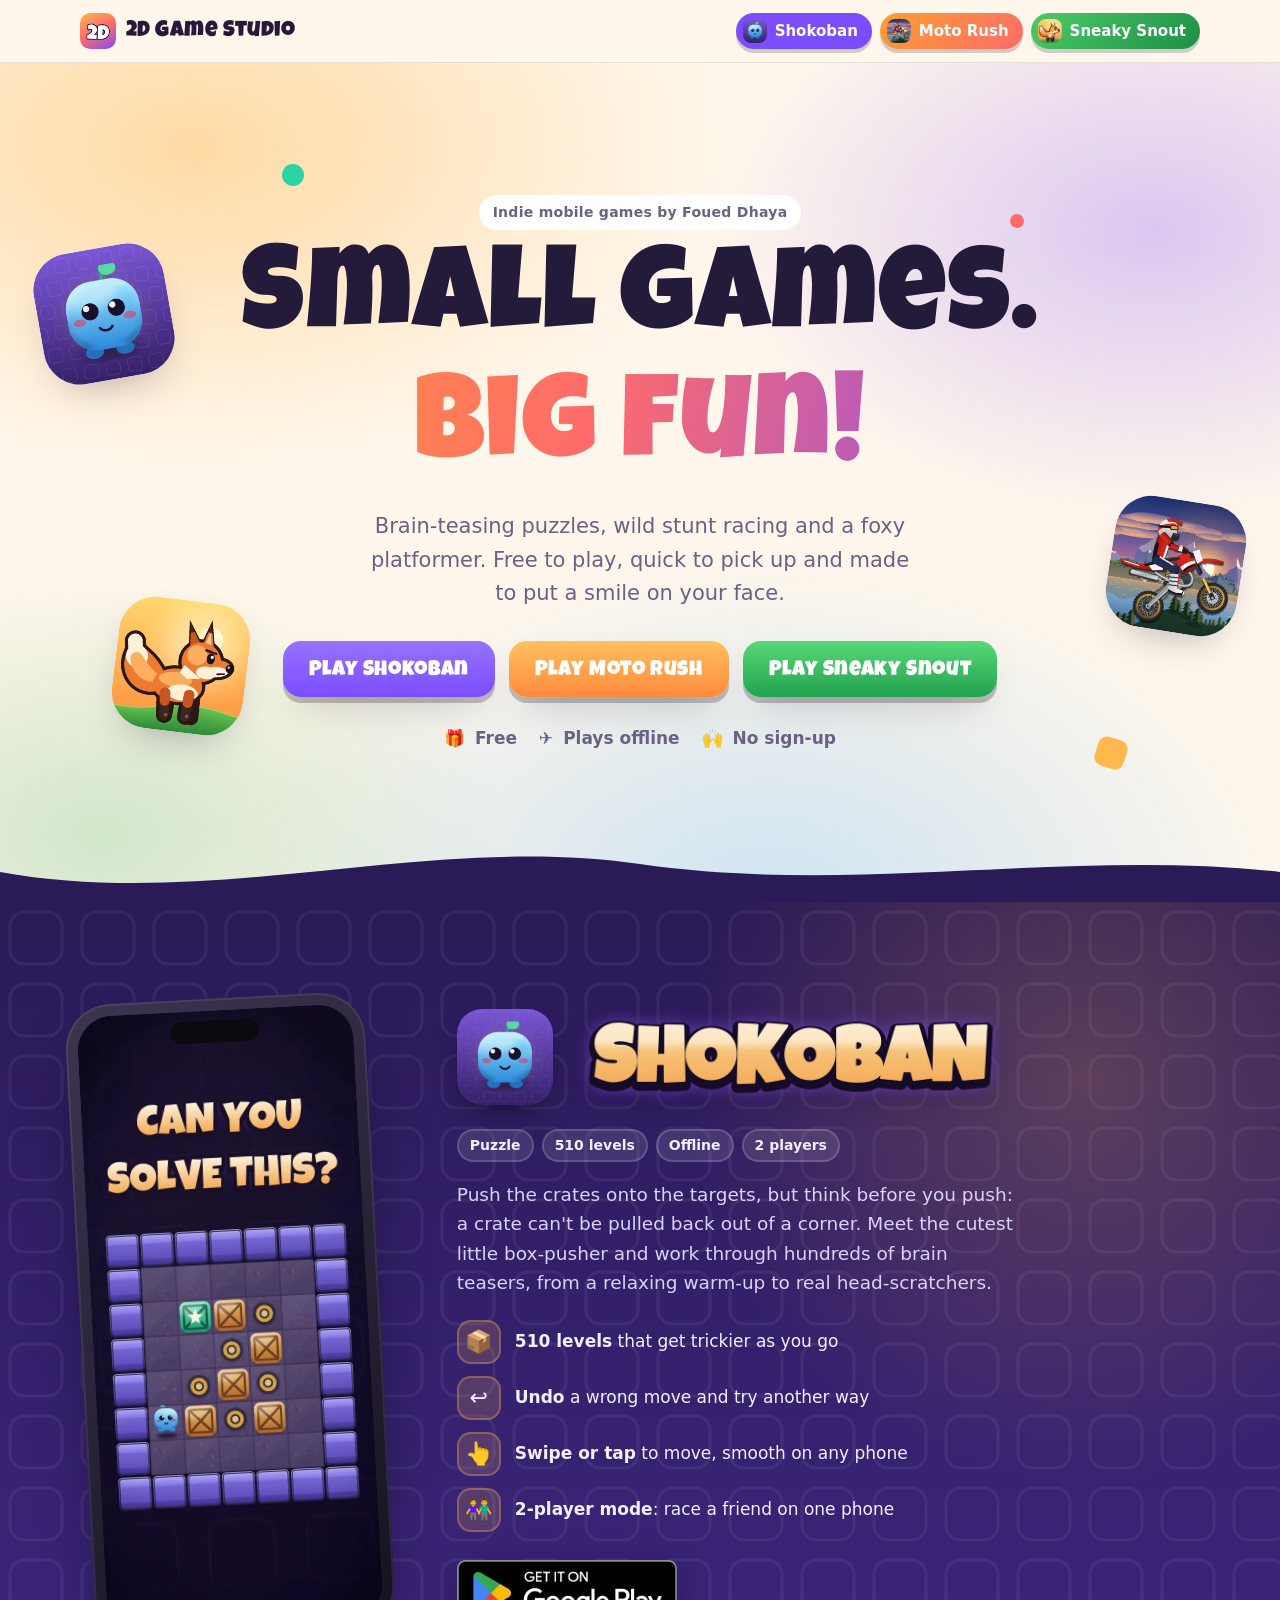
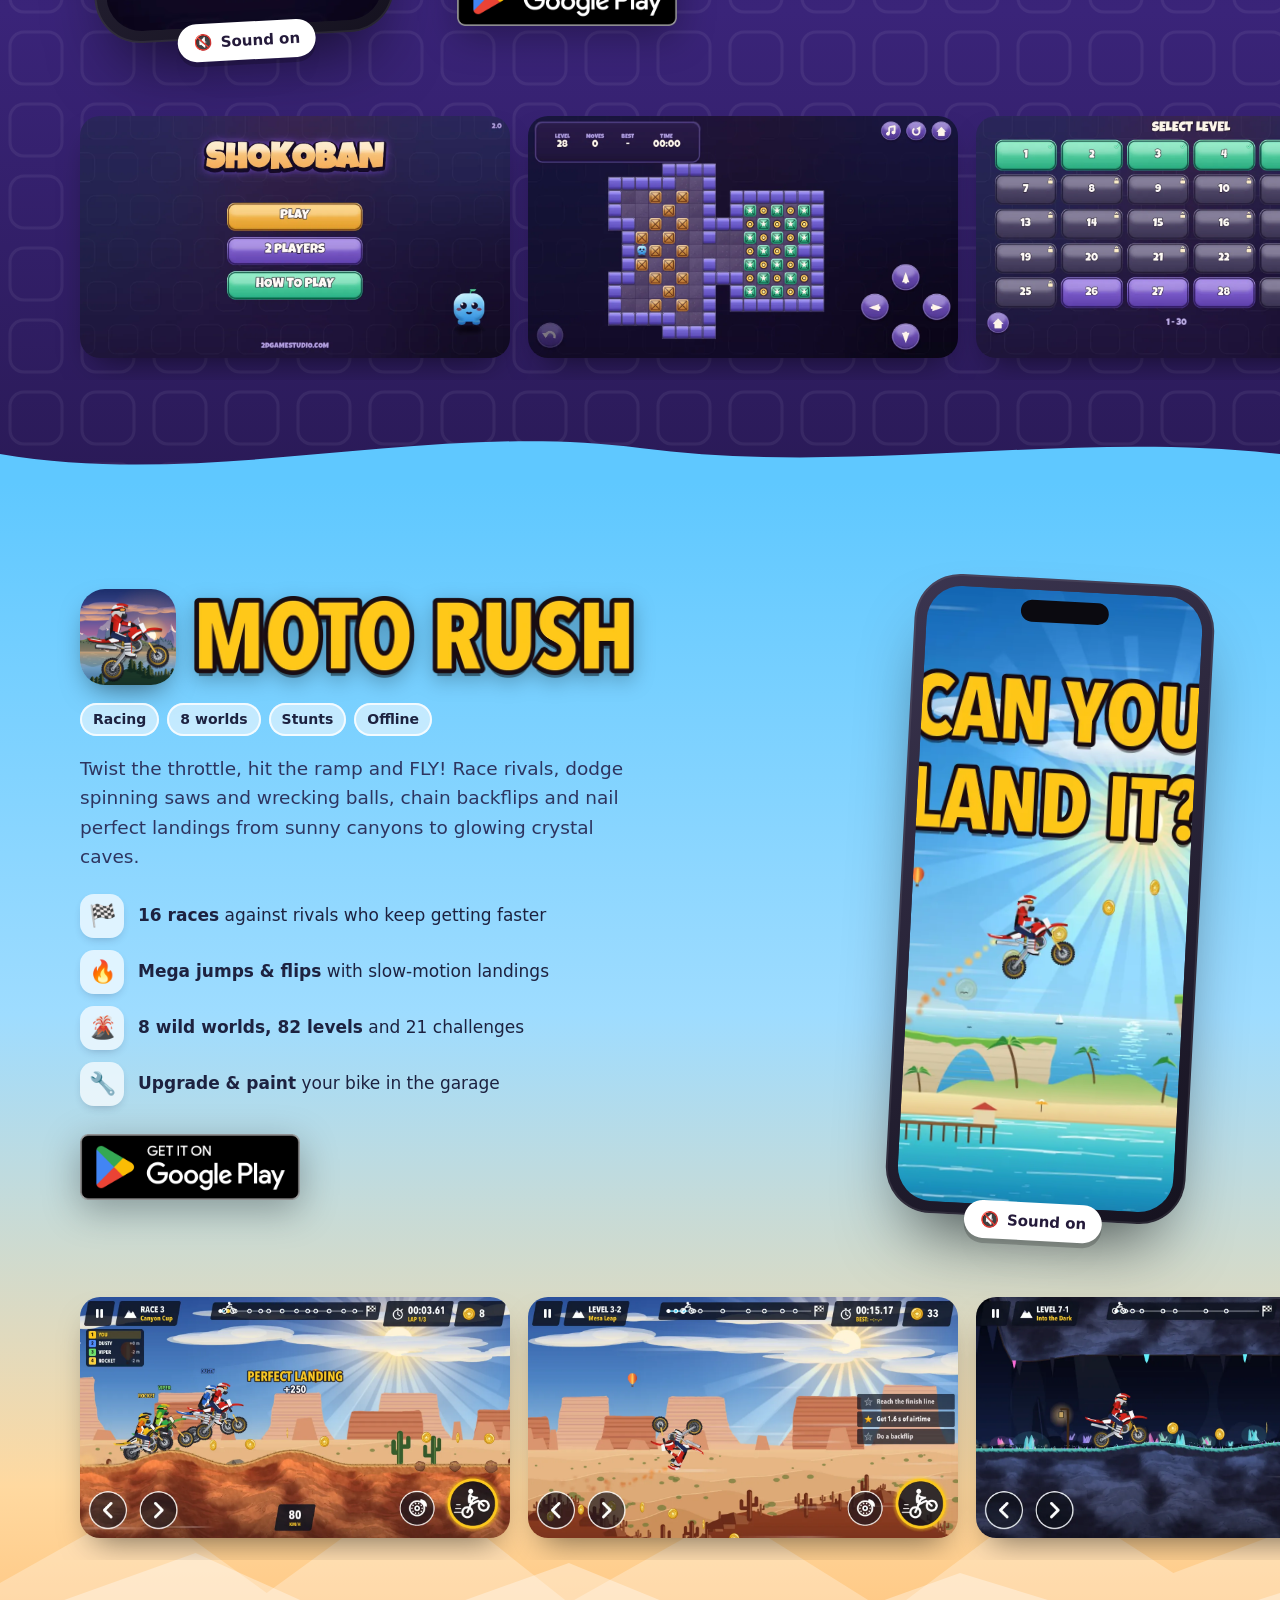
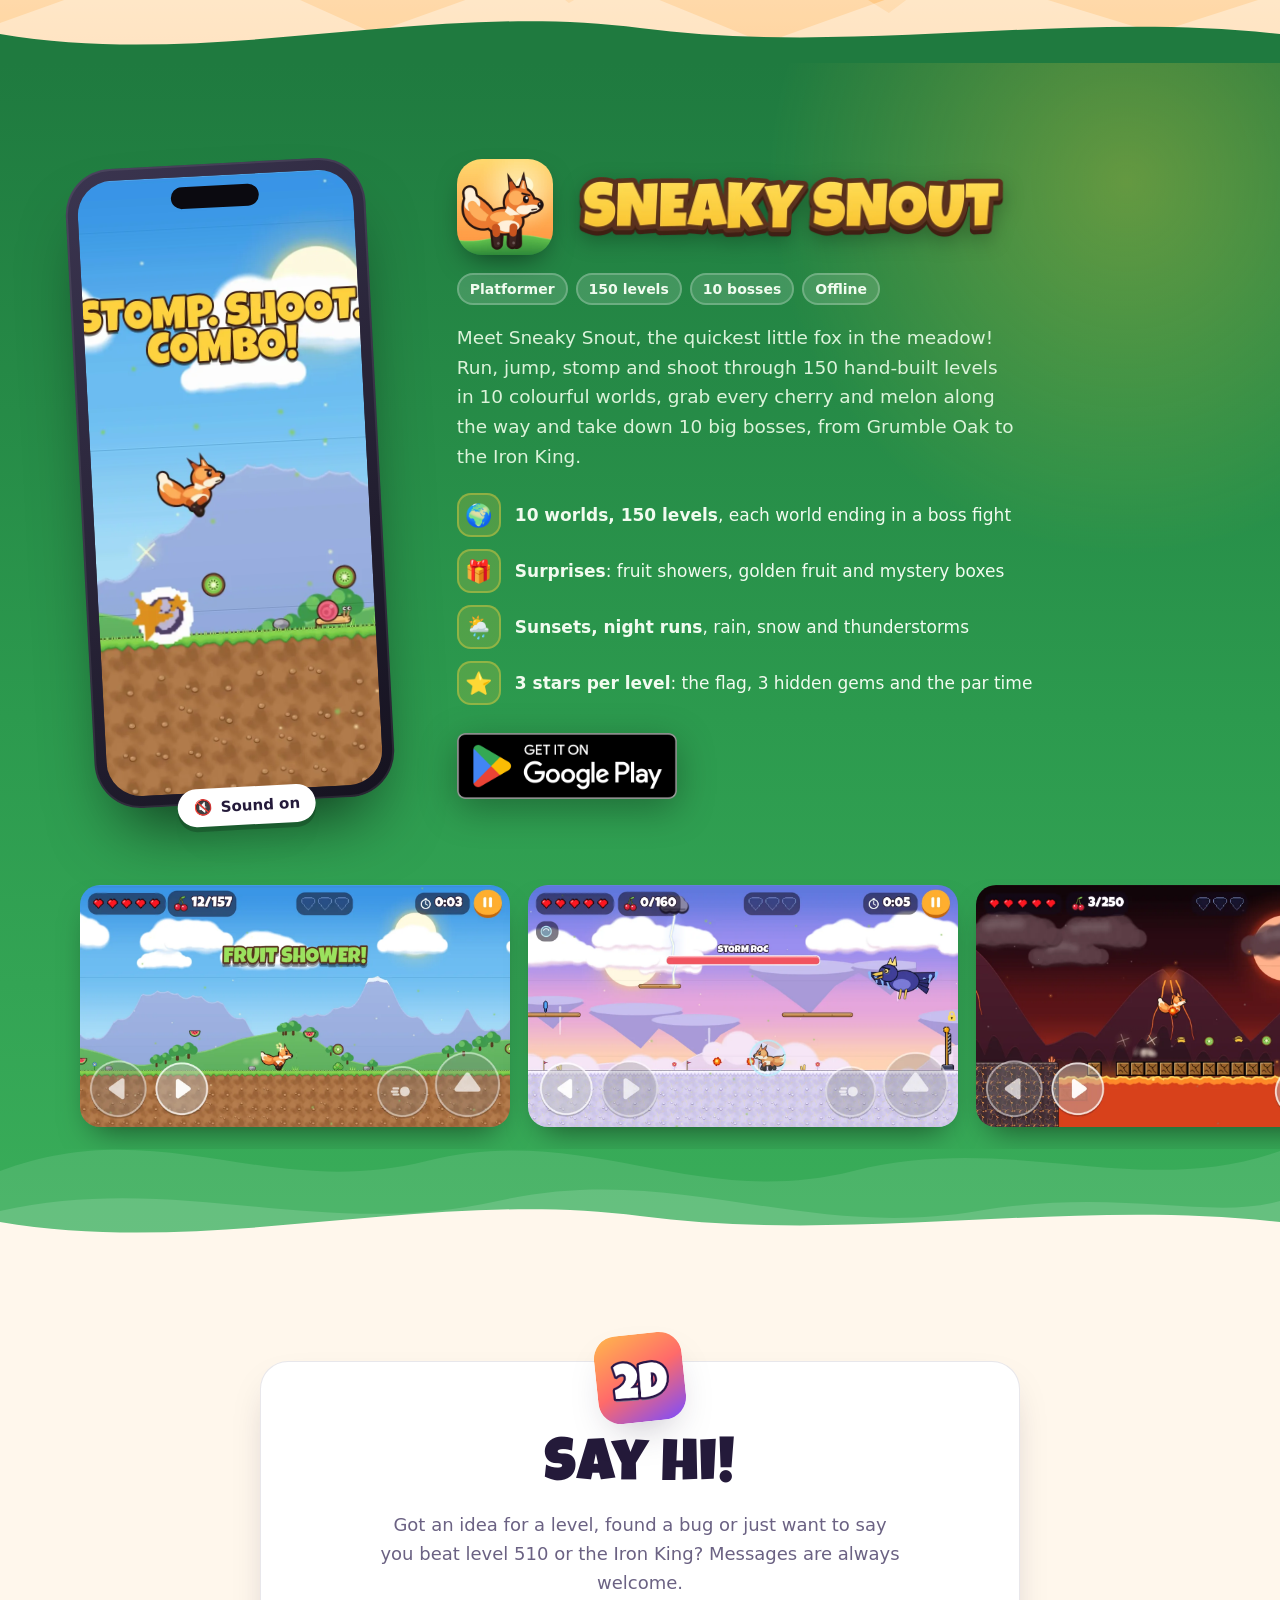
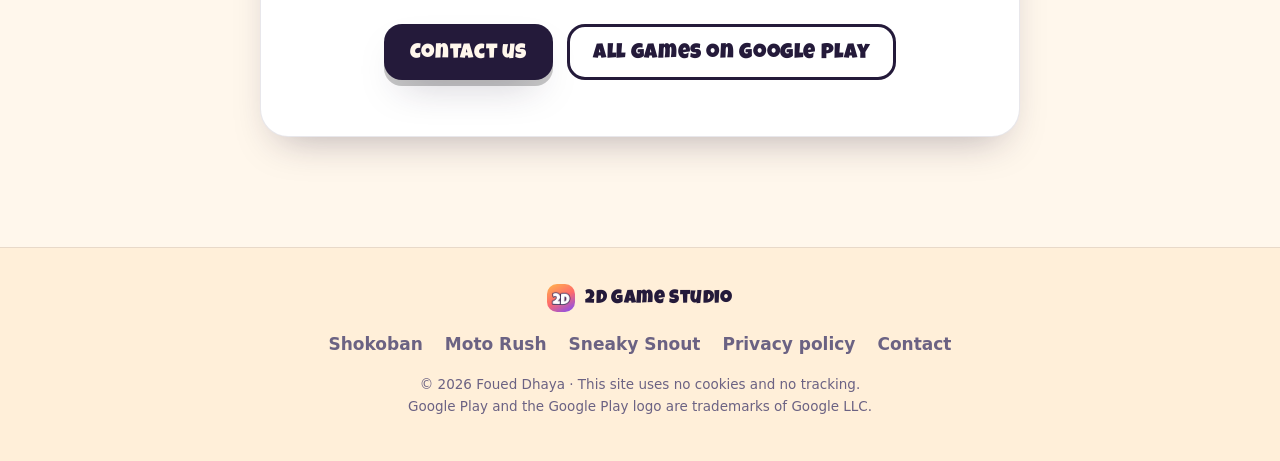
<file: index.html>
<!doctype html>
<html lang="en" class="no-js">
<head>
  <meta charset="utf-8">
  <meta name="viewport" content="width=device-width, initial-scale=1, viewport-fit=cover">
  <title>2D Game Studio · Shokoban, Moto Rush & Sneaky Snout</title>
  <meta name="description" content="Free mobile games by Foued Dhaya: Shokoban, a box-pushing puzzle game with 510 levels; Moto Rush, a stunt bike racing game across 8 wild worlds; and Sneaky Snout, a fox platformer with 150 levels and 10 bosses. Get them on Google Play.">
  <link rel="canonical" href="https://fouedgames.github.io/">
  <meta name="theme-color" content="#FFF7EC" media="(prefers-color-scheme: light)">
  <meta name="theme-color" content="#16111F" media="(prefers-color-scheme: dark)">
  <link rel="icon" type="image/png" href="assets/favicon.png">
  <link rel="apple-touch-icon" href="assets/apple-touch-icon.png">

  <meta property="og:type" content="website">
  <meta property="og:url" content="https://fouedgames.github.io/">
  <meta property="og:title" content="2D Game Studio · Shokoban, Moto Rush & Sneaky Snout">
  <meta property="og:description" content="Free mobile games: brain-teasing puzzles, wild stunt racing and a foxy platformer. Get them on Google Play.">
  <meta property="og:image" content="https://fouedgames.github.io/assets/og.png">
  <meta property="og:image:width" content="1200">
  <meta property="og:image:height" content="630">
  <meta name="twitter:card" content="summary_large_image">

  <link rel="preload" href="assets/fonts/LuckiestGuy-Regular.ttf" as="font" type="font/ttf" crossorigin>
  <link rel="stylesheet" href="styles.css">
  <script src="main.js" defer></script>
</head>
<body>
  <a class="skip" href="#games">Skip to the games</a>

  <header class="nav">
    <div class="nav__inner">
      <a class="brand" href="#top" aria-label="2D Game Studio, back to top">
        <img src="assets/favicon.png" alt="" width="36" height="36">
        <span>2D Game Studio</span>
      </a>
      <nav aria-label="Games">
        <a href="#shokoban" class="pill pill--violet" aria-label="Shokoban"><img src="assets/shokoban/icon.webp" alt="" width="24" height="24"><span>Shokoban</span></a>
        <a href="#motorush" class="pill pill--sun" aria-label="Moto Rush"><img src="assets/motorush/icon.webp" alt="" width="24" height="24"><span>Moto Rush</span></a>
        <a href="#sneakysnout" class="pill pill--leaf" aria-label="Sneaky Snout"><img src="assets/sneakysnout/icon.webp" alt="" width="24" height="24"><span>Sneaky Snout</span></a>
      </nav>
    </div>
  </header>

  <main id="top">
    <!-- ------------------------------------------------------------- hero -->
    <section class="hero">
      <div class="hero__float hero__float--a" aria-hidden="true"><img src="assets/shokoban/icon.webp" alt="" width="132" height="132"></div>
      <div class="hero__float hero__float--b" aria-hidden="true"><img src="assets/motorush/icon.webp" alt="" width="132" height="132"></div>
      <div class="hero__float hero__float--c" aria-hidden="true"><img src="assets/sneakysnout/icon.webp" alt="" width="132" height="132"></div>
      <span class="hero__dot hero__dot--1" aria-hidden="true"></span>
      <span class="hero__dot hero__dot--2" aria-hidden="true"></span>
      <span class="hero__dot hero__dot--3" aria-hidden="true"></span>

      <div class="hero__copy">
        <p class="eyebrow">Indie mobile games by Foued Dhaya</p>
        <h1 class="display">
          <span>Small games.</span>
          <span class="grad">Big fun!</span>
        </h1>
        <p class="lead">Brain-teasing puzzles, wild stunt racing and a foxy platformer. Free to play, quick to pick up and made to put a smile on your face.</p>
        <div class="hero__cta">
          <a class="btn btn--violet" href="#shokoban">Play Shokoban</a>
          <a class="btn btn--sun" href="#motorush">Play Moto Rush</a>
          <a class="btn btn--leaf" href="#sneakysnout">Play Sneaky Snout</a>
        </div>
        <ul class="perks" aria-label="Good to know">
          <li><span aria-hidden="true">🎁</span> Free</li>
          <li><span aria-hidden="true">✈️</span> Plays offline</li>
          <li><span aria-hidden="true">🙌</span> No sign-up</li>
        </ul>
      </div>
      <svg class="hero__wave" viewBox="0 0 1440 90" preserveAspectRatio="none" aria-hidden="true"><path d="M0 50 C 240 100 480 0 720 40 C 960 80 1200 20 1440 50 L1440 90 L0 90 Z"/></svg>
    </section>

    <div id="games"></div>

    <!-- --------------------------------------------------------- shokoban -->
    <section id="shokoban" class="game game--shokoban" aria-labelledby="shokoban-title">
      <div class="game__inner">
        <div class="phone" data-reveal>
          <div class="phone__screen">
            <video src="assets/shokoban/reel.mp4" poster="assets/shokoban/reel-poster.webp" muted loop playsinline preload="metadata" aria-label="Shokoban gameplay video"></video>
          </div>
          <button class="sound" type="button" aria-pressed="false"><span class="sound__icon" aria-hidden="true">🔇</span><span class="sound__label">Sound on</span></button>
        </div>

        <div class="game__copy" data-reveal>
          <div class="game__head">
            <img class="game__icon" src="assets/shokoban/icon.webp" alt="Shokoban app icon" width="96" height="96">
            <h2 id="shokoban-title" class="game__logo"><img src="assets/shokoban/logo.webp" alt="Shokoban" width="900" height="222"></h2>
          </div>
          <ul class="chips" aria-label="At a glance">
            <li>Puzzle</li><li>510 levels</li><li>Offline</li><li>2 players</li>
          </ul>
          <p class="game__pitch">Push the crates onto the targets, but think before you push: a crate can't be pulled back out of a corner. Meet the cutest little box-pusher and work through hundreds of brain teasers, from a relaxing warm-up to real head-scratchers.</p>
          <ul class="features">
            <li><span class="features__ico" aria-hidden="true">📦</span><span><b>510 levels</b> that get trickier as you go</span></li>
            <li><span class="features__ico" aria-hidden="true">↩️</span><span><b>Undo</b> a wrong move and try another way</span></li>
            <li><span class="features__ico" aria-hidden="true">👆</span><span><b>Swipe or tap</b> to move, smooth on any phone</span></li>
            <li><span class="features__ico" aria-hidden="true">👫</span><span><b>2-player mode</b>: race a friend on one phone</span></li>
          </ul>
          <a class="badge" href="https://play.google.com/store/apps/details?id=com.twodStudio.shokoban" target="_blank" rel="noopener">
            <img src="assets/google-play-badge.png" alt="Get Shokoban on Google Play" width="282" height="84">
          </a>
        </div>
      </div>

      <div class="gallery" data-reveal>
        <ul class="gallery__track" aria-label="Shokoban screenshots">
          <li><button type="button" class="shot"><img src="assets/shokoban/shot1.webp" alt="Shokoban main menu" width="1280" height="720" loading="lazy"></button></li>
          <li><button type="button" class="shot"><img src="assets/shokoban/shot2.webp" alt="A big Shokoban level with many crates" width="1280" height="720" loading="lazy"></button></li>
          <li><button type="button" class="shot"><img src="assets/shokoban/shot3.webp" alt="Shokoban level select" width="1280" height="720" loading="lazy"></button></li>
          <li><button type="button" class="shot"><img src="assets/shokoban/shot4.webp" alt="Shokoban level 120" width="1280" height="720" loading="lazy"></button></li>
          <li><button type="button" class="shot"><img src="assets/shokoban/shot5.webp" alt="Shokoban level 1" width="1280" height="720" loading="lazy"></button></li>
        </ul>
      </div>
    </section>

    <!-- -------------------------------------------------------- moto rush -->
    <section id="motorush" class="game game--motorush" aria-labelledby="motorush-title">
      <div class="game__inner game__inner--flip">
        <div class="phone" data-reveal>
          <div class="phone__screen">
            <video src="assets/motorush/reel-v2.mp4" poster="assets/motorush/reel-v2-poster.webp" muted loop playsinline preload="metadata" aria-label="Moto Rush gameplay video"></video>
          </div>
          <button class="sound" type="button" aria-pressed="false"><span class="sound__icon" aria-hidden="true">🔇</span><span class="sound__label">Sound on</span></button>
        </div>

        <div class="game__copy" data-reveal>
          <div class="game__head">
            <img class="game__icon" src="assets/motorush/icon.webp" alt="Moto Rush app icon" width="96" height="96">
            <h2 id="motorush-title" class="game__logo"><img src="assets/motorush/logo.webp" alt="Moto Rush" width="900" height="167"></h2>
          </div>
          <ul class="chips" aria-label="At a glance">
            <li>Racing</li><li>8 worlds</li><li>Stunts</li><li>Offline</li>
          </ul>
          <p class="game__pitch">Twist the throttle, hit the ramp and FLY! Race rivals, dodge spinning saws and wrecking balls, chain backflips and nail perfect landings from sunny canyons to glowing crystal caves.</p>
          <ul class="features">
            <li><span class="features__ico" aria-hidden="true">🏁</span><span><b>16 races</b> against rivals who keep getting faster</span></li>
            <li><span class="features__ico" aria-hidden="true">🔥</span><span><b>Mega jumps & flips</b> with slow-motion landings</span></li>
            <li><span class="features__ico" aria-hidden="true">🌋</span><span><b>8 wild worlds, 82 levels</b> and 21 challenges</span></li>
            <li><span class="features__ico" aria-hidden="true">🔧</span><span><b>Upgrade & paint</b> your bike in the garage</span></li>
          </ul>
          <a class="badge" href="https://play.google.com/store/apps/details?id=com.twodStudio.motorush" target="_blank" rel="noopener">
            <img src="assets/google-play-badge.png" alt="Get Moto Rush on Google Play" width="282" height="84">
          </a>
        </div>
      </div>

      <div class="gallery" data-reveal>
        <ul class="gallery__track" aria-label="Moto Rush screenshots">
          <li><button type="button" class="shot"><img src="assets/motorush/shot1.webp" alt="Moto Rush race against rivals in the desert" width="1280" height="720" loading="lazy"></button></li>
          <li><button type="button" class="shot"><img src="assets/motorush/shot2.webp" alt="A mega flip over the canyon" width="1280" height="720" loading="lazy"></button></li>
          <li><button type="button" class="shot"><img src="assets/motorush/shot3.webp" alt="Riding through the Crystal Caves" width="1280" height="720" loading="lazy"></button></li>
          <li><button type="button" class="shot"><img src="assets/motorush/shot4.webp" alt="Dodging wrecking balls" width="1280" height="720" loading="lazy"></button></li>
          <li><button type="button" class="shot"><img src="assets/motorush/shot5.webp" alt="Coral Coast world" width="1280" height="720" loading="lazy"></button></li>
          <li><button type="button" class="shot"><img src="assets/motorush/shot6.webp" alt="Painting the bike in the garage" width="1280" height="720" loading="lazy"></button></li>
        </ul>
      </div>
    </section>

    <!-- ----------------------------------------------------- sneaky snout -->
    <section id="sneakysnout" class="game game--sneakysnout" aria-labelledby="sneakysnout-title">
      <div class="game__inner">
        <div class="phone" data-reveal>
          <div class="phone__screen">
            <video src="assets/sneakysnout/reel.mp4" poster="assets/sneakysnout/reel-poster.webp" muted loop playsinline preload="metadata" aria-label="Sneaky Snout gameplay video"></video>
          </div>
          <button class="sound" type="button" aria-pressed="false"><span class="sound__icon" aria-hidden="true">🔇</span><span class="sound__label">Sound on</span></button>
        </div>

        <div class="game__copy" data-reveal>
          <div class="game__head">
            <img class="game__icon" src="assets/sneakysnout/icon.webp" alt="Sneaky Snout app icon" width="96" height="96">
            <h2 id="sneakysnout-title" class="game__logo"><img src="assets/sneakysnout/logo.webp" alt="Sneaky Snout" width="900" height="126"></h2>
          </div>
          <ul class="chips" aria-label="At a glance">
            <li>Platformer</li><li>150 levels</li><li>10 bosses</li><li>Offline</li>
          </ul>
          <p class="game__pitch">Meet Sneaky Snout, the quickest little fox in the meadow! Run, jump, stomp and shoot through 150 hand-built levels in 10 colourful worlds, grab every cherry and melon along the way and take down 10 big bosses, from Grumble Oak to the Iron King.</p>
          <ul class="features">
            <li><span class="features__ico" aria-hidden="true">🌍</span><span><b>10 worlds, 150 levels</b>, each world ending in a boss fight</span></li>
            <li><span class="features__ico" aria-hidden="true">🎁</span><span><b>Surprises</b>: fruit showers, golden fruit and mystery boxes</span></li>
            <li><span class="features__ico" aria-hidden="true">🌦️</span><span><b>Sunsets, night runs</b>, rain, snow and thunderstorms</span></li>
            <li><span class="features__ico" aria-hidden="true">⭐</span><span><b>3 stars per level</b>: the flag, 3 hidden gems and the par time</span></li>
          </ul>
          <a class="badge" href="https://play.google.com/store/apps/details?id=com.twodStudio.sneakysnout" target="_blank" rel="noopener">
            <img src="assets/google-play-badge.png" alt="Get Sneaky Snout on Google Play" width="282" height="84">
          </a>
        </div>
      </div>

      <div class="gallery" data-reveal>
        <ul class="gallery__track" aria-label="Sneaky Snout screenshots">
          <li><button type="button" class="shot"><img src="assets/sneakysnout/shot1.webp" alt="A fruit shower in Sunny Meadow" width="1280" height="720" loading="lazy"></button></li>
          <li><button type="button" class="shot"><img src="assets/sneakysnout/shot2.webp" alt="The Storm Roc boss fight in the Sky Kingdom" width="1280" height="720" loading="lazy"></button></li>
          <li><button type="button" class="shot"><img src="assets/sneakysnout/shot3.webp" alt="Lava pits and fireballs in Molten Mountain" width="1280" height="720" loading="lazy"></button></li>
          <li><button type="button" class="shot"><img src="assets/sneakysnout/shot4.webp" alt="Laser gates in the Crystal Caverns" width="1280" height="720" loading="lazy"></button></li>
          <li><button type="button" class="shot"><img src="assets/sneakysnout/shot5.webp" alt="Haunted Hollow by night" width="1280" height="720" loading="lazy"></button></li>
          <li><button type="button" class="shot"><img src="assets/sneakysnout/shot6.webp" alt="A perfect run with three stars" width="1280" height="720" loading="lazy"></button></li>
        </ul>
      </div>
    </section>

    <!-- ------------------------------------------------------------ hello -->
    <section class="hello" aria-labelledby="hello-title">
      <div class="hello__card" data-reveal>
        <img class="hello__mark" src="assets/mark-512.png" alt="" width="88" height="88">
        <h2 id="hello-title" class="display display--sm">Say hi!</h2>
        <p>Got an idea for a level, found a bug or just want to say you beat level 510 or the Iron King? Messages are always welcome.</p>
        <div class="hello__cta">
          <a class="btn btn--ink" href="https://docs.google.com/forms/d/e/1FAIpQLSdBKHIhfraKh7cckiqnkRjD1-rRTgdZFgCeiCtnv3lo74HKqQ/viewform?usp=sf_link" target="_blank" rel="noopener">Contact us</a>
          <a class="btn btn--ghost" href="https://play.google.com/store/apps/dev?id=6853361194608370861" target="_blank" rel="noopener">All games on Google Play</a>
        </div>
      </div>
    </section>
  </main>

  <footer class="foot">
    <div class="foot__inner">
      <a class="brand brand--foot" href="#top">
        <img src="assets/favicon.png" alt="" width="28" height="28">
        <span>2D Game Studio</span>
      </a>
      <nav class="foot__links" aria-label="Footer">
        <a href="https://play.google.com/store/apps/details?id=com.twodStudio.shokoban" target="_blank" rel="noopener">Shokoban</a>
        <a href="https://play.google.com/store/apps/details?id=com.twodStudio.motorush" target="_blank" rel="noopener">Moto Rush</a>
        <a href="https://play.google.com/store/apps/details?id=com.twodStudio.sneakysnout" target="_blank" rel="noopener">Sneaky Snout</a>
        <a href="privacy.html">Privacy policy</a>
        <a href="https://docs.google.com/forms/d/e/1FAIpQLSdBKHIhfraKh7cckiqnkRjD1-rRTgdZFgCeiCtnv3lo74HKqQ/viewform?usp=sf_link" target="_blank" rel="noopener">Contact</a>
      </nav>
      <p class="foot__small">© <span data-year>2026</span> Foued Dhaya · This site uses no cookies and no tracking.<br>
        Google Play and the Google Play logo are trademarks of Google LLC.</p>
    </div>
  </footer>

  <dialog class="lightbox" aria-label="Screenshot">
    <form method="dialog"><button class="lightbox__close" aria-label="Close">✕</button></form>
    <img alt="">
  </dialog>
</body>
</html>
</file>
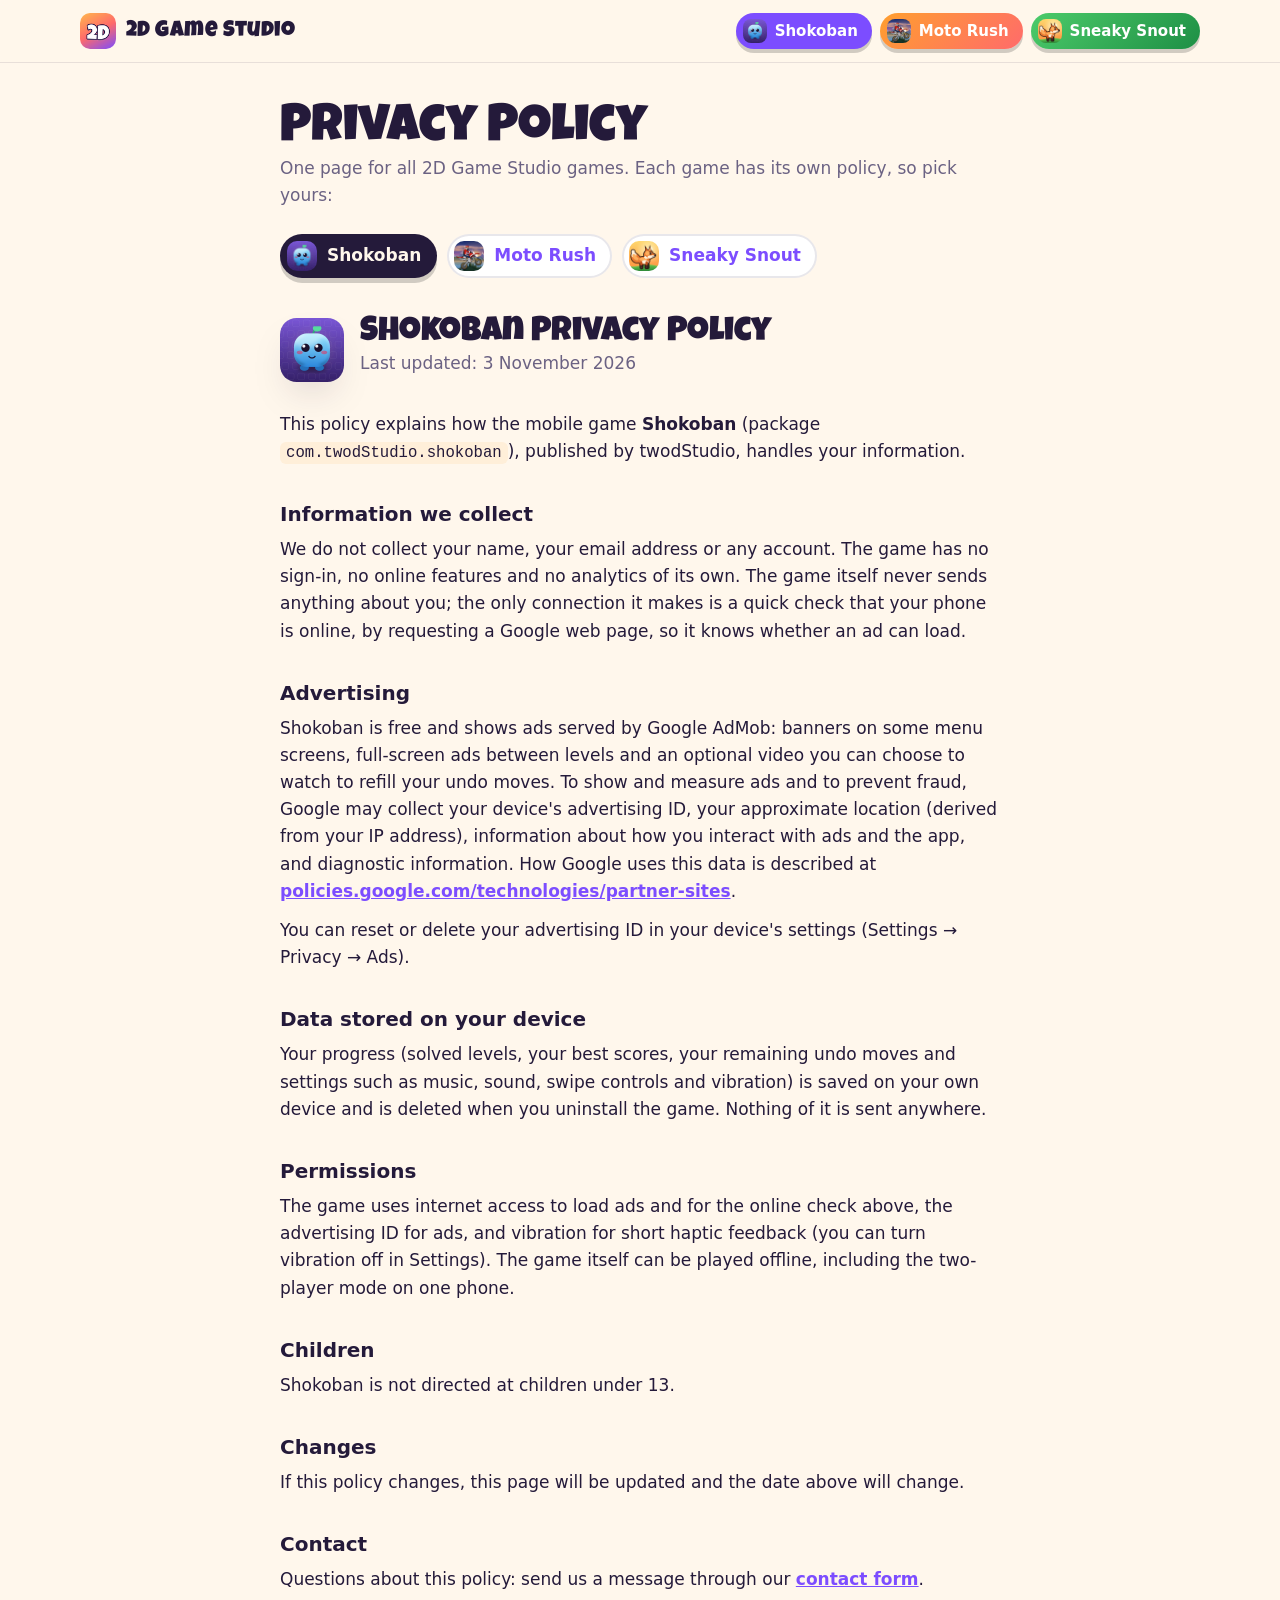
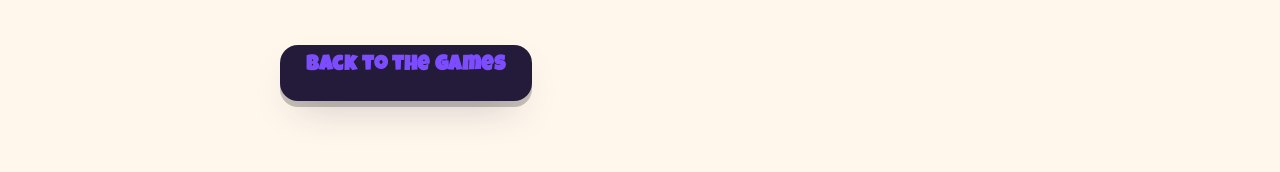
<file: privacy.html>
<!doctype html>
<html lang="en" class="no-js">
<head>
  <meta charset="utf-8">
  <meta name="viewport" content="width=device-width, initial-scale=1">
  <title>Privacy Policy · 2D Game Studio</title>
  <meta name="description" content="How the mobile games Shokoban, Moto Rush and Sneaky Snout handle your information.">
  <link rel="canonical" href="https://fouedgames.github.io/privacy.html">
  <link rel="icon" type="image/png" href="assets/favicon.png">
  <link rel="stylesheet" href="styles.css">
  <style>
    .doc { max-width: 760px; margin: 0 auto; padding: 40px 20px 72px; }
    .doc h1 { font-family: var(--display); font-weight: 400; font-size: clamp(36px, 6vw, 52px); line-height: 1; margin: 0; }
    .lede { color: var(--muted); margin: 12px 0 0; }
    .doc p { margin: 0 0 12px; }
    .doc a { color: var(--violet); font-weight: 700; }
    .doc code { font-size: .92em; background: var(--bg-2); padding: 2px 6px; border-radius: 6px; }

    /* one tab per game; without JavaScript the tabs are plain links and every policy shows */
    .gtabs { display: flex; flex-wrap: wrap; gap: 10px; margin: 24px 0 34px; }
    .gtab {
      display: inline-flex; align-items: center; gap: 10px; padding: 7px 16px 7px 7px; border-radius: 999px;
      text-decoration: none; font-weight: 800; color: var(--ink); background: var(--card);
      box-shadow: inset 0 0 0 2px var(--line); transition: transform .15s ease;
    }
    .gtab:hover { transform: translateY(-2px); }
    .gtab img { width: 30px; height: 30px; border-radius: 10px; }
    .gtab[aria-selected="true"] { background: var(--ink); color: var(--bg); box-shadow: 0 5px 0 rgba(0, 0, 0, .18); }

    .policy__head { display: flex; align-items: center; gap: 16px; margin-bottom: 22px; }
    .policy__head img { width: 64px; height: 64px; border-radius: 26%; box-shadow: var(--shadow); flex: none; }
    .policy h2 { font-family: var(--display); font-weight: 400; font-size: clamp(26px, 4.5vw, 34px); line-height: 1; margin: 0; padding-top: 4px; }
    .date { color: var(--muted); margin: 4px 0 0; }
    .policy h3 { font-size: 20px; margin: 32px 0 6px; }
    .no-js .policy + .policy { margin-top: 48px; padding-top: 36px; border-top: 1px solid var(--line); }
    .doc__back { display: inline-block; margin-top: 40px; }
  </style>
</head>
<body>
  <header class="nav">
    <div class="nav__inner">
      <a class="brand" href="./" aria-label="2D Game Studio home">
        <img src="assets/favicon.png" alt="" width="36" height="36">
        <span>2D Game Studio</span>
      </a>
      <nav aria-label="Games">
        <a href="./#shokoban" class="pill pill--violet" aria-label="Shokoban"><img src="assets/shokoban/icon.webp" alt="" width="24" height="24"><span>Shokoban</span></a>
        <a href="./#motorush" class="pill pill--sun" aria-label="Moto Rush"><img src="assets/motorush/icon.webp" alt="" width="24" height="24"><span>Moto Rush</span></a>
        <a href="./#sneakysnout" class="pill pill--leaf" aria-label="Sneaky Snout"><img src="assets/sneakysnout/icon.webp" alt="" width="24" height="24"><span>Sneaky Snout</span></a>
      </nav>
    </div>
  </header>

  <main class="doc">
    <h1>Privacy Policy</h1>
    <p class="lede">One page for all 2D Game Studio games. Each game has its own policy, so pick yours:</p>

    <div class="gtabs" role="tablist" aria-label="Game">
      <a class="gtab" role="tab" id="tab-shokoban" href="#shokoban" aria-controls="shokoban" aria-selected="true"><img src="assets/shokoban/icon.webp" alt="" width="30" height="30"><span>Shokoban</span></a>
      <a class="gtab" role="tab" id="tab-motorush" href="#motorush" aria-controls="motorush" aria-selected="false"><img src="assets/motorush/icon.webp" alt="" width="30" height="30"><span>Moto Rush</span></a>
      <a class="gtab" role="tab" id="tab-sneakysnout" href="#sneakysnout" aria-controls="sneakysnout" aria-selected="false"><img src="assets/sneakysnout/icon.webp" alt="" width="30" height="30"><span>Sneaky Snout</span></a>
    </div>

    <!-- ---------------------------------------------------------- shokoban -->
    <article class="policy" id="shokoban" role="tabpanel" aria-labelledby="tab-shokoban">
      <div class="policy__head">
        <img src="assets/shokoban/icon.webp" alt="" width="64" height="64">
        <div>
          <h2>Shokoban Privacy Policy</h2>
          <p class="date">Last updated: 3 November 2026</p>
        </div>
      </div>

      <p>This policy explains how the mobile game <strong>Shokoban</strong> (package
      <code>com.twodStudio.shokoban</code>), published by twodStudio, handles your information.</p>

      <h3>Information we collect</h3>
      <p>We do not collect your name, your email address or any account. The game has no sign-in,
      no online features and no analytics of its own. The game itself never sends anything about
      you; the only connection it makes is a quick check that your phone is online, by requesting a
      Google web page, so it knows whether an ad can load.</p>

      <h3>Advertising</h3>
      <p>Shokoban is free and shows ads served by Google AdMob: banners on some menu screens,
      full-screen ads between levels and an optional video you can choose to watch to refill your
      undo moves. To show and measure ads and to prevent fraud, Google may collect your device's
      advertising ID, your approximate location (derived from your IP address), information about
      how you interact with ads and the app, and diagnostic information. How Google uses this data
      is described at
      <a href="https://policies.google.com/technologies/partner-sites">policies.google.com/technologies/partner-sites</a>.</p>
      <p>You can reset or delete your advertising ID in your device's settings
      (Settings → Privacy → Ads).</p>

      <h3>Data stored on your device</h3>
      <p>Your progress (solved levels, your best scores, your remaining undo moves and settings such
      as music, sound, swipe controls and vibration) is saved on your own device and is deleted when
      you uninstall the game. Nothing of it is sent anywhere.</p>

      <h3>Permissions</h3>
      <p>The game uses internet access to load ads and for the online check above, the advertising
      ID for ads, and vibration for short haptic feedback (you can turn vibration off in Settings).
      The game itself can be played offline, including the two-player mode on one phone.</p>

      <h3>Children</h3>
      <p>Shokoban is not directed at children under 13.</p>

      <h3>Changes</h3>
      <p>If this policy changes, this page will be updated and the date above will change.</p>

      <h3>Contact</h3>
      <p>Questions about this policy: send us a message through our
      <a href="https://docs.google.com/forms/d/e/1FAIpQLSdBKHIhfraKh7cckiqnkRjD1-rRTgdZFgCeiCtnv3lo74HKqQ/viewform?usp=sf_link" target="_blank" rel="noopener">contact form</a>.</p>
    </article>

    <!-- --------------------------------------------------------- moto rush -->
    <article class="policy" id="motorush" role="tabpanel" aria-labelledby="tab-motorush">
      <div class="policy__head">
        <img src="assets/motorush/icon.webp" alt="" width="64" height="64">
        <div>
          <h2>Moto Rush Privacy Policy</h2>
          <p class="date">Last updated: 2 November 2026</p>
        </div>
      </div>

      <p>This policy explains how the mobile game <strong>Moto Rush</strong> (package
      <code>com.twodStudio.motorush</code>), published by twodStudio, handles your information.</p>

      <h3>Information we collect</h3>
      <p>We do not collect your name, your email address or any account. The game has no sign-in
      and no analytics of its own. The only thing the game itself sends is your career XP, for the
      world ranking described below.</p>

      <h3>Advertising</h3>
      <p>Moto Rush is free and shows ads served by Google AdMob: banners on some menu screens,
      full-screen ads between levels and optional videos you can choose to watch for a reward.
      To show and measure ads and to prevent fraud, Google may collect your device's advertising ID,
      your approximate location (derived from your IP address), information about how you interact
      with ads and the app, and diagnostic information. How Google uses this data is described at
      <a href="https://policies.google.com/technologies/partner-sites">policies.google.com/technologies/partner-sites</a>.</p>
      <p>In the European Economic Area, the UK and Switzerland, the game asks for your consent before
      personalised ads are shown. You can change your choice at any time under
      <strong>Settings → Privacy options</strong> in the game. You can also reset or delete your
      advertising ID in your device's settings (Settings → Privacy → Ads).</p>

      <h3>World ranking (Top 100)</h3>
      <p>Moto Rush has a world ranking of the 100 highest career XP scores. It has no names and no
      accounts. When your XP is high enough to enter the top 100, the game creates a random player
      ID with Google Firebase Authentication. This ID is not linked to your name, your email, your
      Google account or your advertising ID. The game then stores your XP, the time of your last
      update and the XP you added that day under that ID in Google Cloud Firestore, on servers in the
      European Union (Frankfurt). Other players can see the top 100 scores, but not who they belong to.
      Only the 100 best are kept: if you drop out of the top 100, your entry is deleted. Firebase briefly
      processes your IP address when the ID is created, to prevent abuse.</p>
      <p>You can leave the ranking at any time under <strong>Settings → World Top 100</strong>. This
      deletes your entry and the random ID. Your XP stays on your device. You can also ask us to delete
      your entry through our contact form (see Contact).</p>

      <h3>Data stored on your device</h3>
      <p>Your progress (unlocked levels, stars, coins, XP, upgrades, paint colours and settings) is
      saved on your own device and is deleted when you uninstall the game. Only your career XP is ever
      sent, as described under World ranking.</p>

      <h3>Permissions</h3>
      <p>The game uses internet access to load ads and the world ranking, the advertising ID for ads, and vibration for
      short haptic feedback on crashes, boosts and rewards (you can turn vibration off in Settings).
      The game itself can be played offline.</p>

      <h3>Children</h3>
      <p>Moto Rush is not directed at children under 13, and ads in the game are limited to content
      suitable for general audiences.</p>

      <h3>Changes</h3>
      <p>If this policy changes, this page will be updated and the date above will change.</p>

      <h3>Contact</h3>
      <p>Questions about this policy: send us a message through our
      <a href="https://docs.google.com/forms/d/e/1FAIpQLSdBKHIhfraKh7cckiqnkRjD1-rRTgdZFgCeiCtnv3lo74HKqQ/viewform?usp=sf_link" target="_blank" rel="noopener">contact form</a>.</p>
    </article>

    <!-- ------------------------------------------------------ sneaky snout -->
    <article class="policy" id="sneakysnout" role="tabpanel" aria-labelledby="tab-sneakysnout">
      <div class="policy__head">
        <img src="assets/sneakysnout/icon.webp" alt="" width="64" height="64">
        <div>
          <h2>Sneaky Snout Privacy Policy</h2>
          <p class="date">Last updated: 3 November 2026</p>
        </div>
      </div>

      <p>This policy explains how the mobile game <strong>Sneaky Snout</strong> (package
      <code>com.twodStudio.sneakysnout</code>), published by twodStudio, handles your information.</p>

      <h3>Information we collect</h3>
      <p>We do not collect your name, your email address or any account. The game has no sign-in,
      no online features and no analytics of its own. The game itself never sends anything.</p>

      <h3>Advertising</h3>
      <p>Sneaky Snout is free and shows ads served by Google AdMob: banners on some menu screens,
      full-screen ads between levels and optional videos you can choose to watch for a reward (a
      continue, a doubled score, a shield). To show and measure ads and to prevent fraud, Google may
      collect your device's advertising ID, your approximate location (derived from your IP address),
      information about how you interact with ads and the app, and diagnostic information. How Google
      uses this data is described at
      <a href="https://policies.google.com/technologies/partner-sites">policies.google.com/technologies/partner-sites</a>.</p>
      <p>In the European Economic Area, the UK and Switzerland, the game asks for your consent before
      personalised ads are shown. You can change your choice at any time under
      <strong>Settings → Privacy options</strong> in the game. You can also reset or delete your
      advertising ID in your device's settings (Settings → Privacy → Ads).</p>

      <h3>Data stored on your device</h3>
      <p>Your progress (unlocked levels, stars, best scores and times, the fruit and enemies you have
      counted up, your daily streak and your settings) is saved on your own device and is deleted when
      you uninstall the game. Nothing of it is sent anywhere.</p>

      <h3>Permissions</h3>
      <p>The game uses internet access only to load ads, the advertising ID for ads, and vibration for
      short haptic feedback when the fox is hit or picks something up (you can turn vibration off in
      Settings). The game itself can be played offline.</p>

      <h3>Children</h3>
      <p>Sneaky Snout is not directed at children under 13, and ads in the game are limited to content
      suitable for general audiences.</p>

      <h3>Changes</h3>
      <p>If this policy changes, this page will be updated and the date above will change.</p>

      <h3>Contact</h3>
      <p>Questions about this policy: send us a message through our
      <a href="https://docs.google.com/forms/d/e/1FAIpQLSdBKHIhfraKh7cckiqnkRjD1-rRTgdZFgCeiCtnv3lo74HKqQ/viewform?usp=sf_link" target="_blank" rel="noopener">contact form</a>.</p>
    </article>

    <a class="btn btn--ink doc__back" href="./">Back to the games</a>
  </main>

  <script>
    // The address picks the game: privacy.html#motorush opens the Moto Rush tab.
    document.documentElement.classList.remove("no-js");
    const tabs = [...document.querySelectorAll(".gtab")];
    const panels = tabs.map((t) => document.getElementById(t.getAttribute("aria-controls")));

    function show(id, remember) {
      tabs.forEach((t, i) => {
        const on = panels[i].id === id;
        t.setAttribute("aria-selected", String(on));
        t.tabIndex = on ? 0 : -1;
        panels[i].hidden = !on;
      });
      if (remember) history.replaceState(null, "", "#" + id);
    }
    function fromHash() {
      const id = location.hash.slice(1);
      show(panels.some((p) => p.id === id) ? id : panels[0].id, false);
    }
    tabs.forEach((t, i) => {
      t.addEventListener("click", (e) => { e.preventDefault(); show(t.getAttribute("aria-controls"), true); });
      t.addEventListener("keydown", (e) => {
        const step = e.key === "ArrowRight" ? 1 : e.key === "ArrowLeft" ? -1 : 0;
        if (!step) return;
        e.preventDefault();
        const next = tabs[(i + step + tabs.length) % tabs.length];
        show(next.getAttribute("aria-controls"), true);
        next.focus();
      });
    });
    addEventListener("hashchange", fromHash);
    fromHash();
  </script>
</body>
</html>
</file>
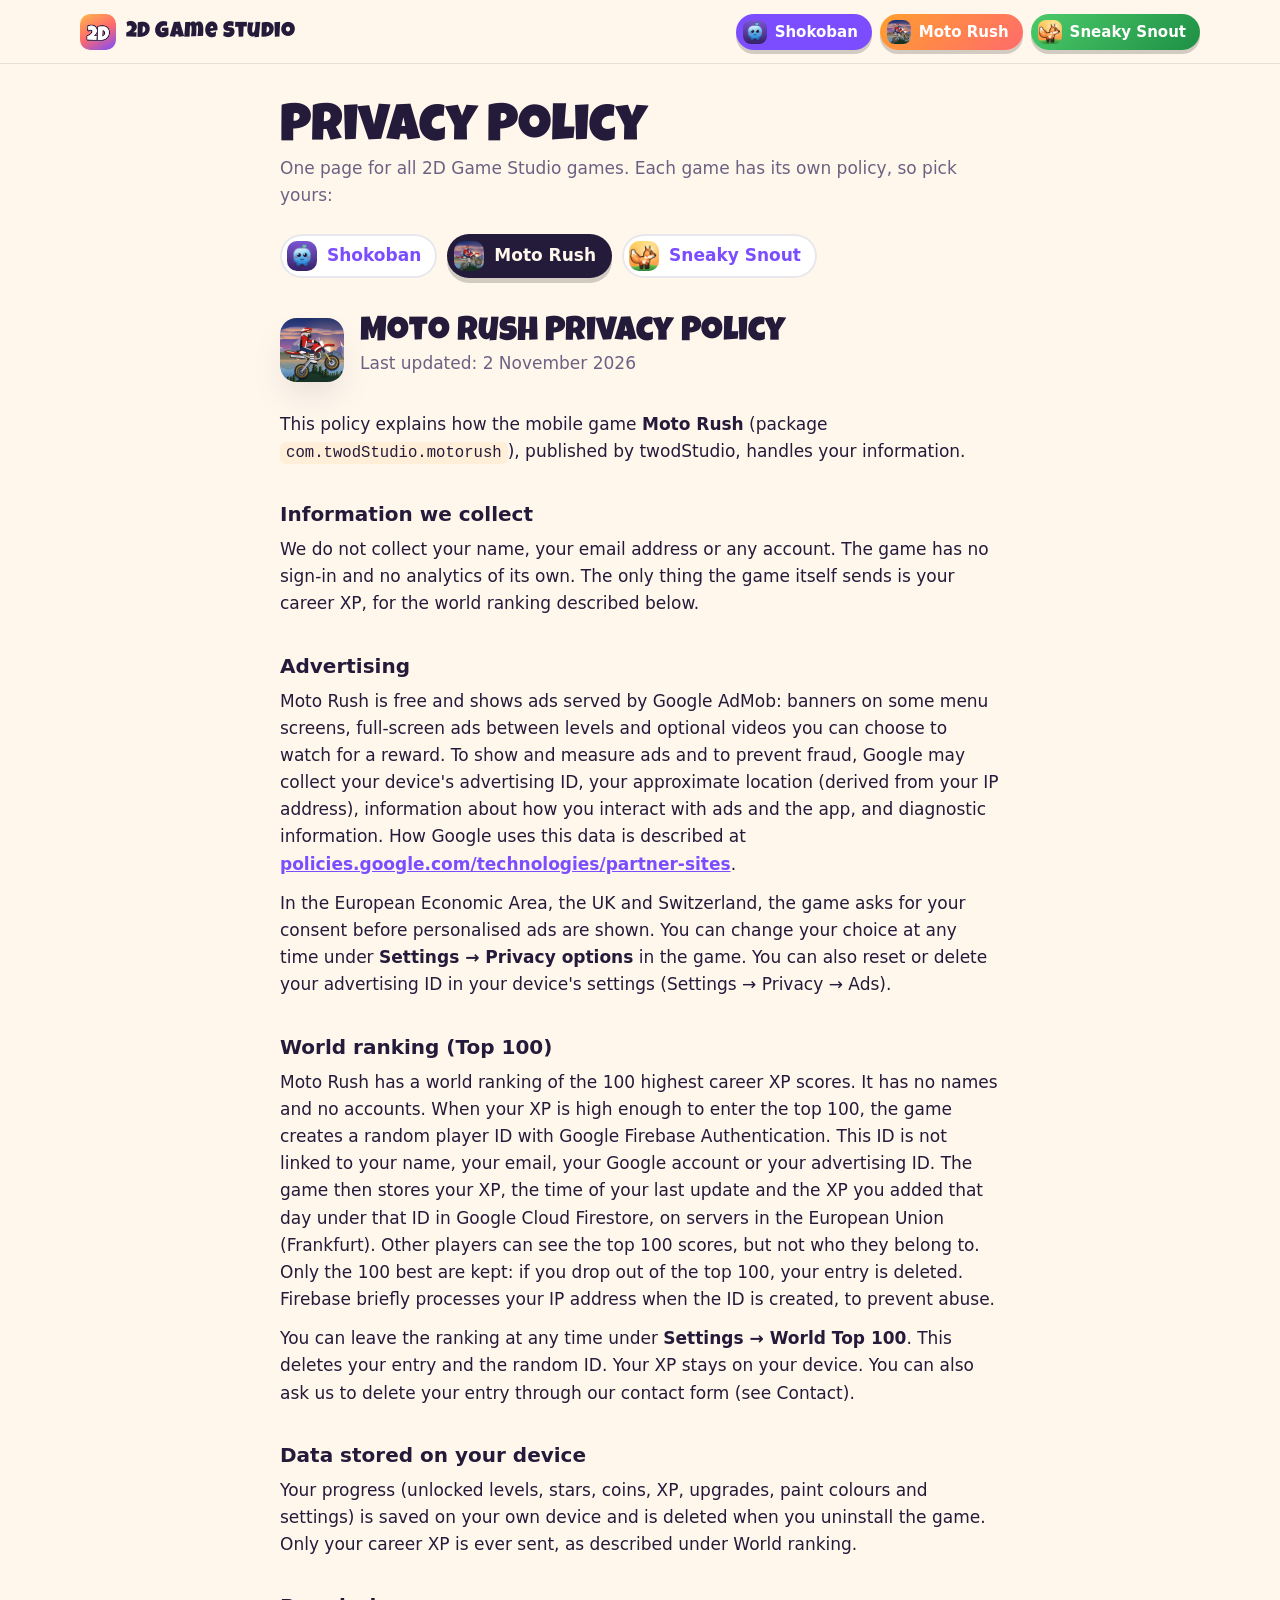
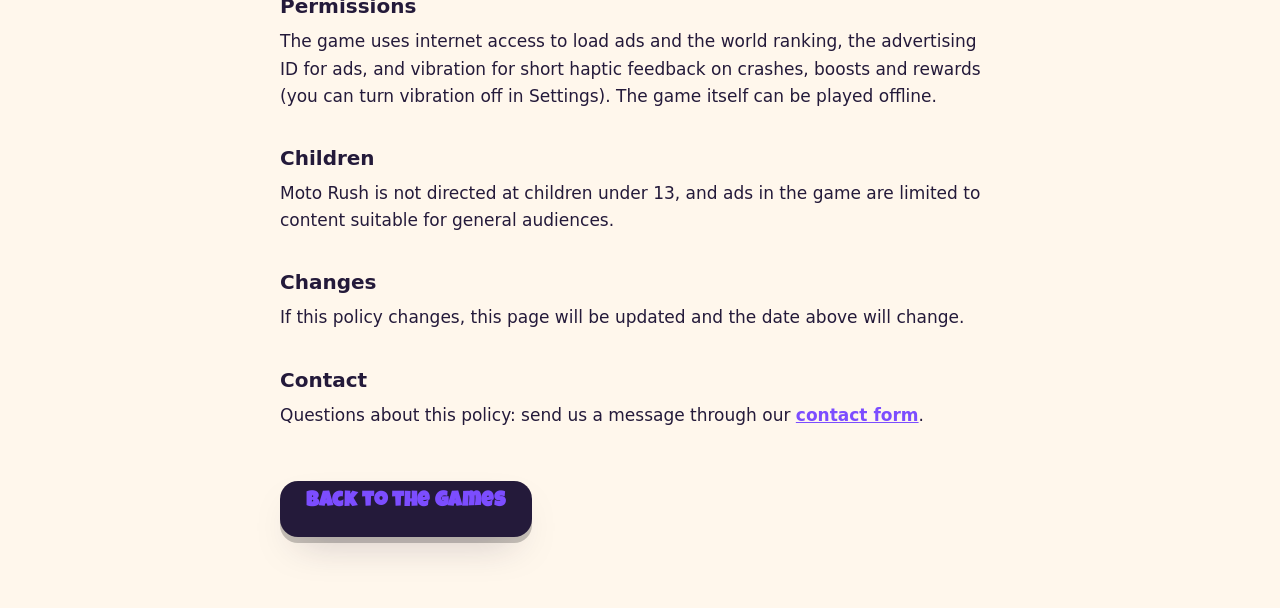
<file: motorush/privacy.html>
<!doctype html>
<html lang="en">
<head>
  <meta charset="utf-8">
  <meta name="viewport" content="width=device-width, initial-scale=1">
  <title>Moto Rush Privacy Policy</title>
  <!-- This address is the one in Play Console; the policy itself now lives on the shared page. -->
  <meta http-equiv="refresh" content="0; url=../privacy.html#motorush">
  <link rel="canonical" href="https://fouedgames.github.io/privacy.html#motorush">
  <meta name="robots" content="noindex">
  <style>
    body { font: 17px/1.6 system-ui, -apple-system, sans-serif; max-width: 640px; margin: 48px auto; padding: 0 20px; color: #241A3A; }
    a { color: #7C4DFF; font-weight: 700; }
  </style>
</head>
<body>
  <p>The Moto Rush privacy policy has moved to our privacy page:
  <a href="../privacy.html#motorush">fouedgames.github.io/privacy.html#motorush</a>.</p>
</body>
</html>
</file>
<file: styles.css>
/* 2D Game Studio: friendly landing page for Shokoban, Moto Rush and Sneaky Snout.
   Display font: Luckiest Guy by Astigmatic (Apache License 2.0), self-hosted so the
   page makes no third-party requests. */

@font-face {
  font-family: "Luckiest Guy";
  src: url("assets/fonts/LuckiestGuy-Regular.ttf") format("truetype");
  font-display: swap;
}

:root {
  --bg: #FFF7EC;
  --bg-2: #FFEFD9;
  --card: #FFFFFF;
  --ink: #241A3A;
  --muted: #6B6283;
  --line: rgba(36, 26, 58, .1);
  --sun: #FFB84D;
  --coral: #FF6B6B;
  --violet: #7C4DFF;
  --violet-deep: #2A1A57;
  --sky: #3BA7FF;
  --mint: #2BD4A4;
  --leaf: #2FA84F;
  --leaf-deep: #1F7A3F;
  --shadow: 0 18px 40px -18px rgba(36, 26, 58, .35);
  --radius: 28px;
  --display: "Luckiest Guy", "Arial Rounded MT Bold", system-ui, sans-serif;
  --body: ui-rounded, "SF Pro Rounded", "Nunito", "Segoe UI", system-ui, -apple-system, sans-serif;
  color-scheme: light;
}

@media (prefers-color-scheme: dark) {
  :root {
    --bg: #16111F;
    --bg-2: #1E1730;
    --card: #231B38;
    --ink: #F6F1FF;
    --muted: #B3A9CC;
    --line: rgba(246, 241, 255, .12);
    --shadow: 0 18px 40px -18px rgba(0, 0, 0, .7);
    color-scheme: dark;
  }
}

*, *::before, *::after { box-sizing: border-box; }
html { scroll-behavior: smooth; scroll-padding-top: 76px; }
body {
  margin: 0;
  font: 17px/1.6 var(--body);
  color: var(--ink);
  background: var(--bg);
  -webkit-font-smoothing: antialiased;
  overflow-x: hidden;
}
img, video { display: block; max-width: 100%; }
a { color: inherit; }
b { font-weight: 800; }

.skip {
  position: absolute; left: 12px; top: -60px; z-index: 100;
  background: var(--ink); color: var(--bg); padding: 10px 16px; border-radius: 12px;
  text-decoration: none; font-weight: 700;
}
.skip:focus { top: 12px; }
:focus-visible { outline: 3px solid var(--violet); outline-offset: 3px; border-radius: 10px; }

.display {
  font-family: var(--display);
  font-weight: 400;
  letter-spacing: .01em;
  line-height: .95;
  margin: 0;
}

/* ---------------------------------------------------------------- nav -- */
.nav {
  position: sticky; top: 0; z-index: 50;
  background: color-mix(in srgb, var(--bg) 82%, transparent);
  backdrop-filter: saturate(1.4) blur(14px);
  -webkit-backdrop-filter: saturate(1.4) blur(14px);
  border-bottom: 1px solid var(--line);
}
.nav__inner {
  max-width: 1160px; margin: 0 auto; padding: 12px 20px;
  display: flex; align-items: center; justify-content: space-between; gap: 12px;
}
.brand {
  display: inline-flex; align-items: center; gap: 10px; text-decoration: none;
  font-family: var(--display); font-size: 22px; letter-spacing: .02em; padding-top: 3px;
}
.brand img { border-radius: 10px; margin-top: -3px; }
.nav nav { display: flex; gap: 8px; }
.pill {
  display: inline-flex; align-items: center; gap: 8px;
  text-decoration: none; font-weight: 800; font-size: 15px;
  padding: 6px 14px 6px 7px; border-radius: 999px; color: #fff;
  transition: transform .15s ease, box-shadow .15s ease;
  box-shadow: 0 4px 0 rgba(0, 0, 0, .18);
}
.pill img { width: 24px; height: 24px; border-radius: 8px; }
.pill:hover { transform: translateY(-2px); }
.pill--violet { background: var(--violet); }
.pill--sun { background: linear-gradient(135deg, #FF9F2E, var(--coral)); }
.pill--leaf { background: linear-gradient(135deg, #4CCB6A, #1E8F45); }

/* ---------------------------------------------------------------- hero -- */
.hero {
  position: relative; isolation: isolate;
  padding: clamp(64px, 11vw, 132px) 20px clamp(110px, 13vw, 150px);
  text-align: center; overflow: hidden;
  background:
    radial-gradient(60% 55% at 15% 10%, rgba(255, 184, 77, .45), transparent 70%),
    radial-gradient(50% 50% at 90% 20%, rgba(124, 77, 255, .28), transparent 70%),
    radial-gradient(60% 60% at 60% 100%, rgba(59, 167, 255, .25), transparent 70%),
    radial-gradient(45% 45% at 8% 92%, rgba(47, 168, 79, .22), transparent 70%),
    var(--bg);
}
.hero__copy { position: relative; max-width: 980px; margin: 0 auto; }
.eyebrow {
  display: inline-block; margin: 0 0 18px; padding: 6px 14px; border-radius: 999px;
  background: var(--card); box-shadow: var(--shadow); font-weight: 800; font-size: 14px;
  color: var(--muted); letter-spacing: .02em;
}
.hero .display { font-size: clamp(54px, 9.6vw, 118px); display: flex; flex-direction: column; gap: .08em; }
.grad {
  background: linear-gradient(100deg, #FF9F2E 0%, var(--coral) 45%, var(--violet) 100%);
  -webkit-background-clip: text; background-clip: text; color: transparent;
  padding: .06em .04em 0; /* keep the font's overhangs inside the clip */
}
.lead { font-size: clamp(18px, 2.2vw, 21px); color: var(--muted); max-width: 560px; margin: 22px auto 30px; }
.hero__cta, .hello__cta { display: flex; gap: 14px; justify-content: center; flex-wrap: wrap; }

.btn {
  display: inline-flex; align-items: center; justify-content: center; gap: 8px;
  min-height: 56px; padding: 0 26px; border-radius: 18px;
  font-family: var(--display); font-size: 21px; letter-spacing: .03em; padding-top: 4px;
  text-decoration: none; color: #fff; border: 0; cursor: pointer;
  box-shadow: 0 6px 0 rgba(0, 0, 0, .22), var(--shadow);
  transition: transform .15s ease, box-shadow .15s ease;
}
.btn:hover { transform: translateY(-3px); }
.btn:active { transform: translateY(3px); box-shadow: 0 2px 0 rgba(0, 0, 0, .22); }
.btn--violet { background: linear-gradient(180deg, #9673FF, var(--violet)); }
.btn--sun { background: linear-gradient(180deg, #FFC15E, #FF8A3D); }
.btn--leaf { background: linear-gradient(180deg, #58D977, #23A24F); }
.btn--ink { background: var(--ink); color: var(--bg); }
.btn--ghost { background: transparent; color: var(--ink); box-shadow: inset 0 0 0 3px var(--ink); }
.btn--ghost:active { box-shadow: inset 0 0 0 3px var(--ink); }

.perks {
  list-style: none; padding: 0; margin: 28px 0 0;
  display: flex; gap: 10px 22px; justify-content: center; flex-wrap: wrap;
  font-weight: 800; color: var(--muted);
}
.perks span { margin-right: 4px; }

.hero__float {
  position: absolute; z-index: -1; width: clamp(84px, 11vw, 132px);
  border-radius: 28%; overflow: hidden; box-shadow: var(--shadow);
  animation: bob 6s ease-in-out infinite;
}
.hero__float img { width: 100%; height: auto; }
.hero__float--a { left: max(3vw, 12px); top: 22%; rotate: -10deg; }
.hero__float--b { right: max(3vw, 12px); top: 52%; rotate: 9deg; animation-delay: -3s; }
.hero__float--c { left: max(9vw, 40px); top: 64%; rotate: 7deg; animation-delay: -1.5s; }
.hero__dot { position: absolute; z-index: -1; border-radius: 50%; animation: bob 7s ease-in-out infinite; }
.hero__dot--1 { width: 22px; height: 22px; background: var(--mint); left: 22%; top: 12%; }
.hero__dot--2 { width: 14px; height: 14px; background: var(--coral); right: 20%; top: 18%; animation-delay: -2s; }
.hero__dot--3 { width: 30px; height: 30px; background: var(--sun); right: 12%; bottom: 16%; animation-delay: -4s; border-radius: 9px; rotate: 18deg; }
@keyframes bob { 50% { translate: 0 -16px; } }
.hero__wave { position: absolute; left: 0; right: 0; bottom: -1px; width: 100%; height: 70px; fill: var(--violet-deep); }

/* --------------------------------------------------------------- games -- */
.game { position: relative; padding: clamp(56px, 8vw, 96px) 0 clamp(64px, 8vw, 104px); overflow: hidden; }
.game__inner {
  max-width: 1160px; margin: 0 auto; padding: 0 20px;
  display: grid; grid-template-columns: auto 1fr; gap: clamp(32px, 6vw, 84px); align-items: center;
}
.game__inner--flip { grid-template-columns: 1fr auto; }
.game__inner--flip .phone { order: 2; }

.game--shokoban {
  color: #F4EEFF;
  background:
    radial-gradient(45% 50% at 85% 15%, rgba(255, 184, 77, .22), transparent 70%),
    url("data:image/svg+xml,%3Csvg xmlns='http://www.w3.org/2000/svg' width='72' height='72'%3E%3Crect x='10' y='10' width='52' height='52' rx='14' fill='none' stroke='%23ffffff' stroke-opacity='.06' stroke-width='3'/%3E%3C/svg%3E"),
    linear-gradient(180deg, var(--violet-deep), #3A2479 60%, #2A1A57);
}
.game--motorush {
  color: #1D2240;
  background:
    url("data:image/svg+xml,%3Csvg xmlns='http://www.w3.org/2000/svg' viewBox='0 0 1440 220' preserveAspectRatio='none'%3E%3Cpath d='M0 220 L0 140 L160 60 L300 150 L470 40 L640 160 L820 70 L1000 170 L1180 50 L1320 130 L1440 90 L1440 220 Z' fill='%23ffffff' fill-opacity='.28'/%3E%3Cpath d='M0 220 L0 180 L220 110 L420 190 L640 120 L860 200 L1080 130 L1300 190 L1440 150 L1440 220 Z' fill='%23ffffff' fill-opacity='.35'/%3E%3C/svg%3E") bottom / 100% 220px no-repeat,
    linear-gradient(180deg, #5FC8FF 0%, #9EDCFF 45%, #FFD9A0 85%, #FFC27A 100%);
}
/* wavy hand-off into the next section */
.game::after {
  content: ""; position: absolute; left: 0; right: 0; bottom: -1px; height: 64px; pointer-events: none;
  -webkit-mask: url("data:image/svg+xml,%3Csvg xmlns='http://www.w3.org/2000/svg' viewBox='0 0 1440 64' preserveAspectRatio='none'%3E%3Cpath d='M0 34 C 240 70 480 0 720 28 C 960 56 1200 10 1440 34 L1440 64 L0 64 Z'/%3E%3C/svg%3E") bottom / 100% 100% no-repeat;
  mask: url("data:image/svg+xml,%3Csvg xmlns='http://www.w3.org/2000/svg' viewBox='0 0 1440 64' preserveAspectRatio='none'%3E%3Cpath d='M0 34 C 240 70 480 0 720 28 C 960 56 1200 10 1440 34 L1440 64 L0 64 Z'/%3E%3C/svg%3E") bottom / 100% 100% no-repeat;
}
.game--sneakysnout {
  color: #F1FBEF;
  background:
    url("data:image/svg+xml,%3Csvg xmlns='http://www.w3.org/2000/svg' viewBox='0 0 1440 200' preserveAspectRatio='none'%3E%3Cpath d='M0 200 L0 120 C 180 60 300 150 480 110 C 660 70 780 160 960 120 C 1140 80 1280 150 1440 100 L1440 200 Z' fill='%23ffffff' fill-opacity='.10'/%3E%3Cpath d='M0 200 L0 160 C 200 120 360 190 560 150 C 760 110 900 190 1100 160 C 1260 136 1360 170 1440 150 L1440 200 Z' fill='%23ffffff' fill-opacity='.14'/%3E%3C/svg%3E") bottom / 100% 200px no-repeat,
    radial-gradient(40% 45% at 88% 10%, rgba(255, 210, 63, .3), transparent 70%),
    linear-gradient(180deg, var(--leaf-deep) 0%, #2C9A4E 55%, #3AAE5A 100%);
}
.game--shokoban::after { background: #5FC8FF; }
.game--motorush::after { background: var(--leaf-deep); }
.game--sneakysnout::after { background: var(--bg); }

.game--motorush::before { /* the sun */
  content: ""; position: absolute; right: 8%; top: 9%; width: 150px; height: 150px; border-radius: 50%;
  background: radial-gradient(circle, #FFF6C9 0 45%, rgba(255, 230, 140, .6) 46%, transparent 70%);
  filter: blur(1px); pointer-events: none;
}

.game__head { display: flex; align-items: center; gap: 18px; margin-bottom: 18px; }
.game__icon { width: 96px; height: 96px; border-radius: 26%; flex: none; box-shadow: 0 12px 28px -10px rgba(0, 0, 0, .55); }
.game__logo { margin: 0; flex: 1; min-width: 0; }
.game__logo img { width: 100%; max-width: 440px; height: auto; filter: drop-shadow(0 6px 10px rgba(0, 0, 0, .25)); }

.chips { list-style: none; display: flex; flex-wrap: wrap; gap: 8px; padding: 0; margin: 0 0 18px; }
.chips li { padding: 5px 13px; border-radius: 999px; font-weight: 800; font-size: 14px; }
.game--shokoban .chips li { background: rgba(255, 255, 255, .1); box-shadow: inset 0 0 0 2px rgba(255, 255, 255, .16); }
.game--motorush .chips li { background: rgba(255, 255, 255, .55); box-shadow: inset 0 0 0 2px rgba(255, 255, 255, .8); }
.game--sneakysnout .chips li { background: rgba(255, 255, 255, .14); box-shadow: inset 0 0 0 2px rgba(255, 255, 255, .22); }

.game__pitch { font-size: 18.5px; margin: 0 0 22px; max-width: 560px; }
.game--shokoban .game__pitch { color: #DCD2F7; }
.game--motorush .game__pitch { color: #2E3560; }
.game--sneakysnout .game__pitch { color: #DCF3DA; }

.features { list-style: none; padding: 0; margin: 0 0 28px; display: grid; gap: 12px; }
.features li { display: flex; align-items: center; gap: 14px; font-size: 17px; }
.features__ico {
  flex: none; width: 44px; height: 44px; border-radius: 14px;
  display: grid; place-items: center; font-size: 22px;
}
.game--shokoban .features__ico { background: rgba(255, 184, 77, .16); box-shadow: inset 0 0 0 2px rgba(255, 184, 77, .3); }
.game--motorush .features__ico { background: rgba(255, 255, 255, .7); box-shadow: 0 4px 10px -4px rgba(29, 34, 64, .3); }
.game--sneakysnout .features__ico { background: rgba(255, 210, 63, .18); box-shadow: inset 0 0 0 2px rgba(255, 210, 63, .36); }

.badge { display: inline-block; border-radius: 12px; transition: transform .15s ease; }
.badge:hover { transform: translateY(-3px) scale(1.02); }
.badge img { width: 220px; height: auto; filter: drop-shadow(0 10px 18px rgba(0, 0, 0, .3)); }

/* --------------------------------------------------------------- phone -- */
.phone {
  position: relative; width: clamp(230px, 26vw, 300px); aspect-ratio: 9 / 19.2;
  padding: 12px; border-radius: 46px;
  background: linear-gradient(145deg, #3B3550, #15121F);
  box-shadow: 0 0 0 2px rgba(255, 255, 255, .08) inset, 0 40px 70px -28px rgba(0, 0, 0, .7);
  rotate: -3deg;
}
.game__inner--flip .phone { rotate: 3deg; }
.phone__screen { position: relative; height: 100%; border-radius: 35px; overflow: hidden; background: #000; }
.phone__screen::before { /* camera pill */
  content: ""; position: absolute; z-index: 2; top: 10px; left: 50%; translate: -50% 0;
  width: 32%; height: 22px; border-radius: 999px; background: #0B0A10;
}
.phone video { width: 100%; height: 100%; object-fit: cover; }
.sound {
  position: absolute; left: 50%; bottom: -22px; translate: -50% 0;
  display: inline-flex; align-items: center; gap: 8px; white-space: nowrap;
  padding: 10px 16px; border: 0; border-radius: 999px; cursor: pointer;
  background: var(--card); color: var(--ink); font: 800 15px var(--body);
  box-shadow: 0 5px 0 rgba(0, 0, 0, .2), var(--shadow);
  transition: transform .15s ease;
}
.sound:hover { transform: translateY(-2px); }
.sound[aria-pressed="true"] { background: var(--mint); color: #0E2B23; }

/* ------------------------------------------------------------- gallery -- */
.gallery { margin-top: clamp(48px, 6vw, 72px); }
.gallery__track {
  list-style: none; margin: 0; padding: 6px max(20px, calc((100vw - 1120px) / 2)) 22px;
  display: flex; gap: 18px; overflow-x: auto; scroll-snap-type: x mandatory;
  scroll-padding: 0 max(20px, calc((100vw - 1120px) / 2));
  scrollbar-width: thin;
}
.gallery__track li { flex: none; scroll-snap-align: start; }
.shot {
  display: block; padding: 0; border: 0; cursor: zoom-in; background: none;
  width: clamp(270px, 34vw, 430px); border-radius: 20px; overflow: hidden;
  box-shadow: 0 16px 32px -14px rgba(0, 0, 0, .55);
  transition: transform .2s ease;
}
.shot:hover { transform: translateY(-4px) rotate(-.6deg); }
.shot img { width: 100%; height: auto; aspect-ratio: 16 / 9; object-fit: cover; }
.game--shokoban .gallery__track { scrollbar-color: rgba(255, 255, 255, .3) transparent; }
.game--motorush .gallery__track { scrollbar-color: rgba(29, 34, 64, .35) transparent; }
.game--sneakysnout .gallery__track { scrollbar-color: rgba(255, 255, 255, .3) transparent; }

/* --------------------------------------------------------------- hello -- */
.hello { padding: clamp(64px, 9vw, 110px) 20px; background: var(--bg); }
.hello__card {
  max-width: 760px; margin: 0 auto; text-align: center;
  padding: clamp(32px, 5vw, 56px) clamp(22px, 5vw, 56px);
  background: var(--card); border-radius: var(--radius); box-shadow: var(--shadow);
  border: 1px solid var(--line);
}
.hello__mark { width: 88px; height: 88px; margin: -84px auto 18px; border-radius: 26%; box-shadow: var(--shadow); rotate: -6deg; }
.display--sm { font-size: clamp(40px, 6vw, 60px); }
.hello p { color: var(--muted); font-size: 18px; max-width: 520px; margin: 14px auto 26px; }

/* ---------------------------------------------------------------- foot -- */
.foot { background: var(--bg-2); border-top: 1px solid var(--line); }
.foot__inner { max-width: 1160px; margin: 0 auto; padding: 34px 20px 44px; display: grid; gap: 16px; justify-items: center; text-align: center; }
.brand--foot { font-size: 19px; }
.foot__links { display: flex; flex-wrap: wrap; gap: 8px 22px; justify-content: center; font-weight: 700; }
.foot__links a { text-decoration: none; color: var(--muted); }
.foot__links a:hover { color: var(--ink); text-decoration: underline; }
.foot__small { margin: 0; font-size: 13.5px; color: var(--muted); }

/* ------------------------------------------------------------ lightbox -- */
.lightbox {
  border: 0; padding: 0; background: transparent; max-width: min(1200px, 94vw); width: 100%;
  overflow: visible;
}
.lightbox::backdrop { background: rgba(14, 10, 24, .82); backdrop-filter: blur(6px); }
.lightbox img { width: 100%; border-radius: 18px; box-shadow: 0 30px 80px -20px rgba(0, 0, 0, .8); }
.lightbox__close {
  position: absolute; top: -18px; right: -10px; z-index: 1; width: 44px; height: 44px;
  border-radius: 50%; border: 0; cursor: pointer; font-size: 18px; font-weight: 800;
  background: #fff; color: #241A3A; box-shadow: 0 6px 16px rgba(0, 0, 0, .4);
}

/* -------------------------------------------------------------- reveal -- */
[data-reveal] { opacity: 0; translate: 0 26px; transition: opacity .6s ease, translate .6s cubic-bezier(.2, .8, .2, 1); }
[data-reveal].is-in { opacity: 1; translate: 0 0; }
.no-js [data-reveal] { opacity: 1; translate: none; }

/* ------------------------------------------------------------- layouts -- */
@media (max-width: 860px) {
  .game__inner, .game__inner--flip { grid-template-columns: 1fr; justify-items: center; text-align: left; }
  .game__inner--flip .phone { order: 0; }
  .game__copy { width: 100%; max-width: 560px; }
  .phone { margin-bottom: 18px; }
  .game--motorush::before { width: 100px; height: 100px; top: 3%; }
}
@media (max-width: 720px) {
  .brand span { display: none; } /* three named pills need the room */
}
@media (max-width: 520px) {
  body { font-size: 16px; }
  /* the pills shrink to the game icons; the links keep their aria-labels */
  .pill { padding: 5px; }
  .pill span { display: none; }
  .pill img { width: 30px; height: 30px; border-radius: 10px; }
  /* no room beside the headline: the three icons sit above it in a row */
  .hero { padding-top: 40px; }
  .hero__float { position: relative; inset: auto; display: inline-block; width: 78px; margin: 0 8px 20px; }
  .hero__dot--1 { top: 6%; left: 10%; }
  .hero__dot--2 { top: 9%; right: 10%; }
  .game__head { gap: 14px; }
  .game__icon { width: 72px; height: 72px; }
  .btn { font-size: 19px; min-height: 52px; padding: 0 20px; padding-top: 4px; }
  .lightbox__close { top: -54px; right: 0; }
}

@media (prefers-reduced-motion: reduce) {
  html { scroll-behavior: auto; }
  *, *::before, *::after { animation: none !important; transition: none !important; }
  [data-reveal] { opacity: 1; translate: none; }
}
</file>
